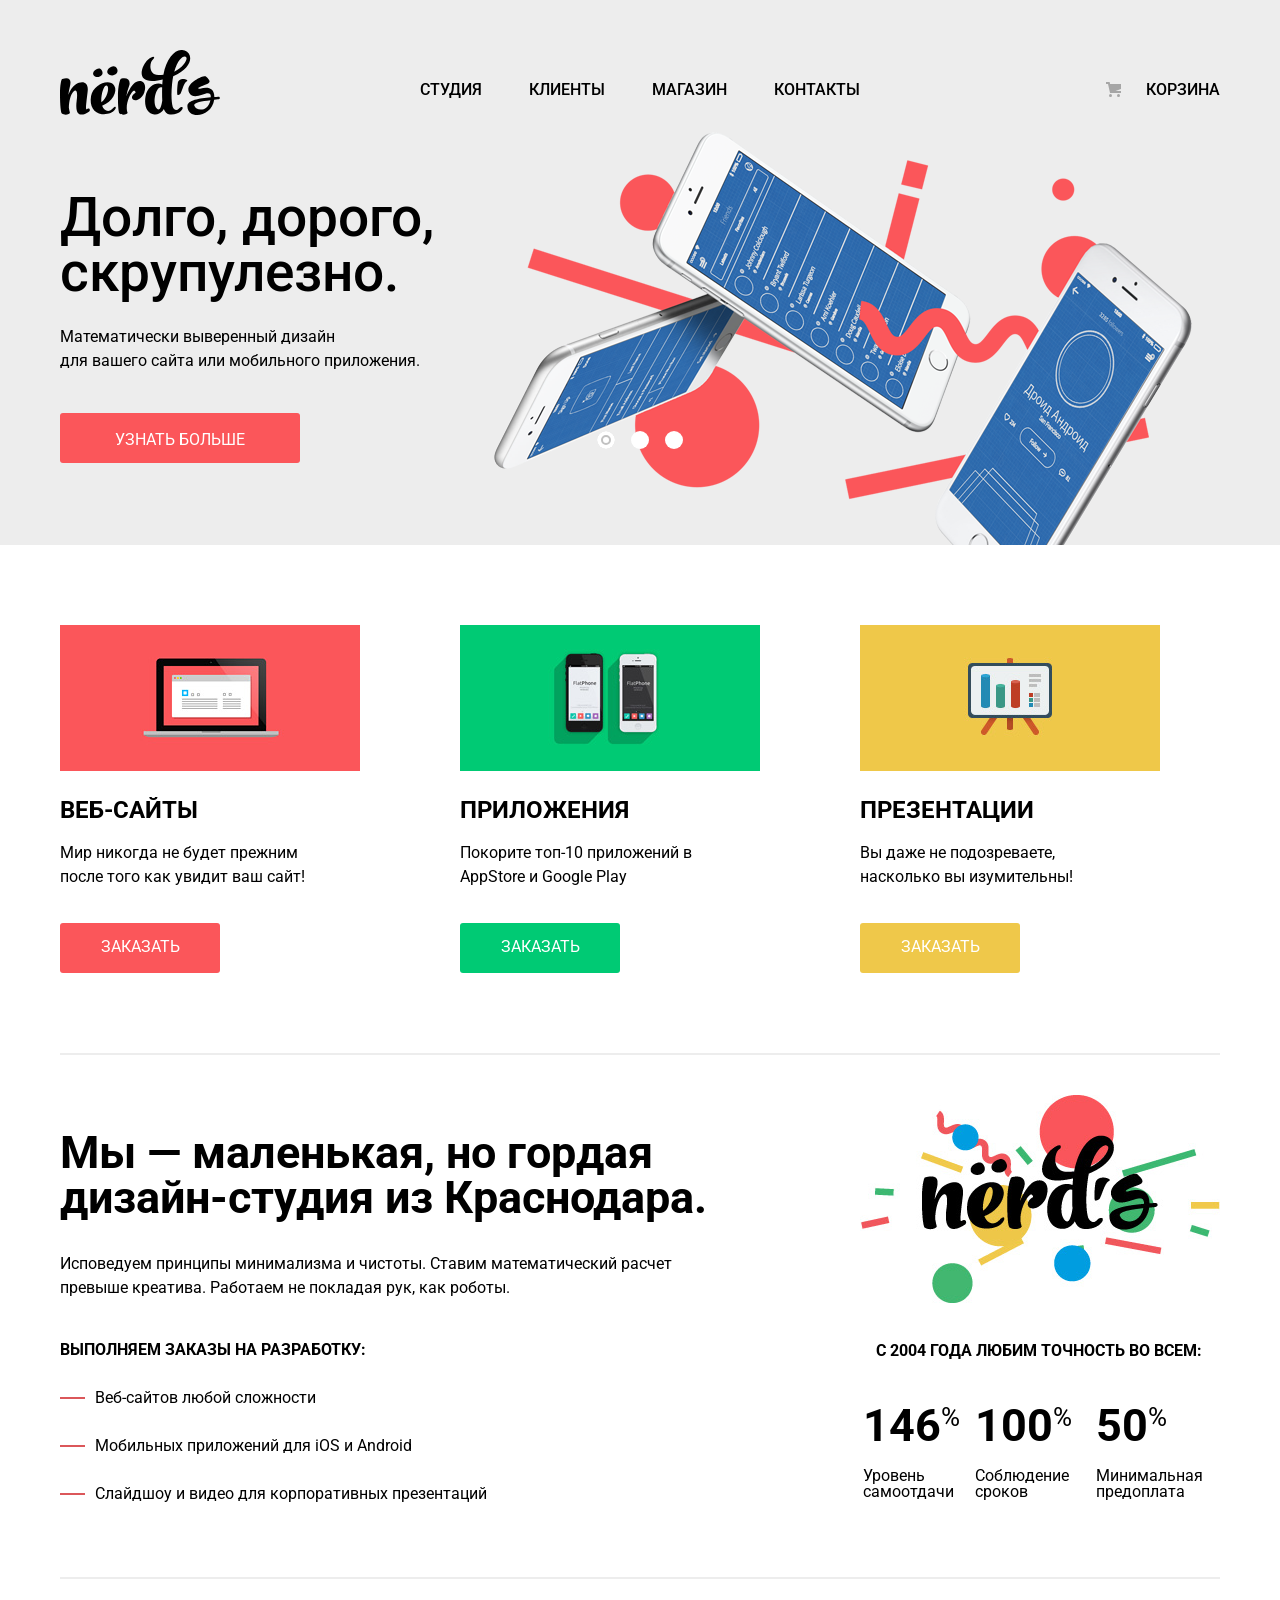
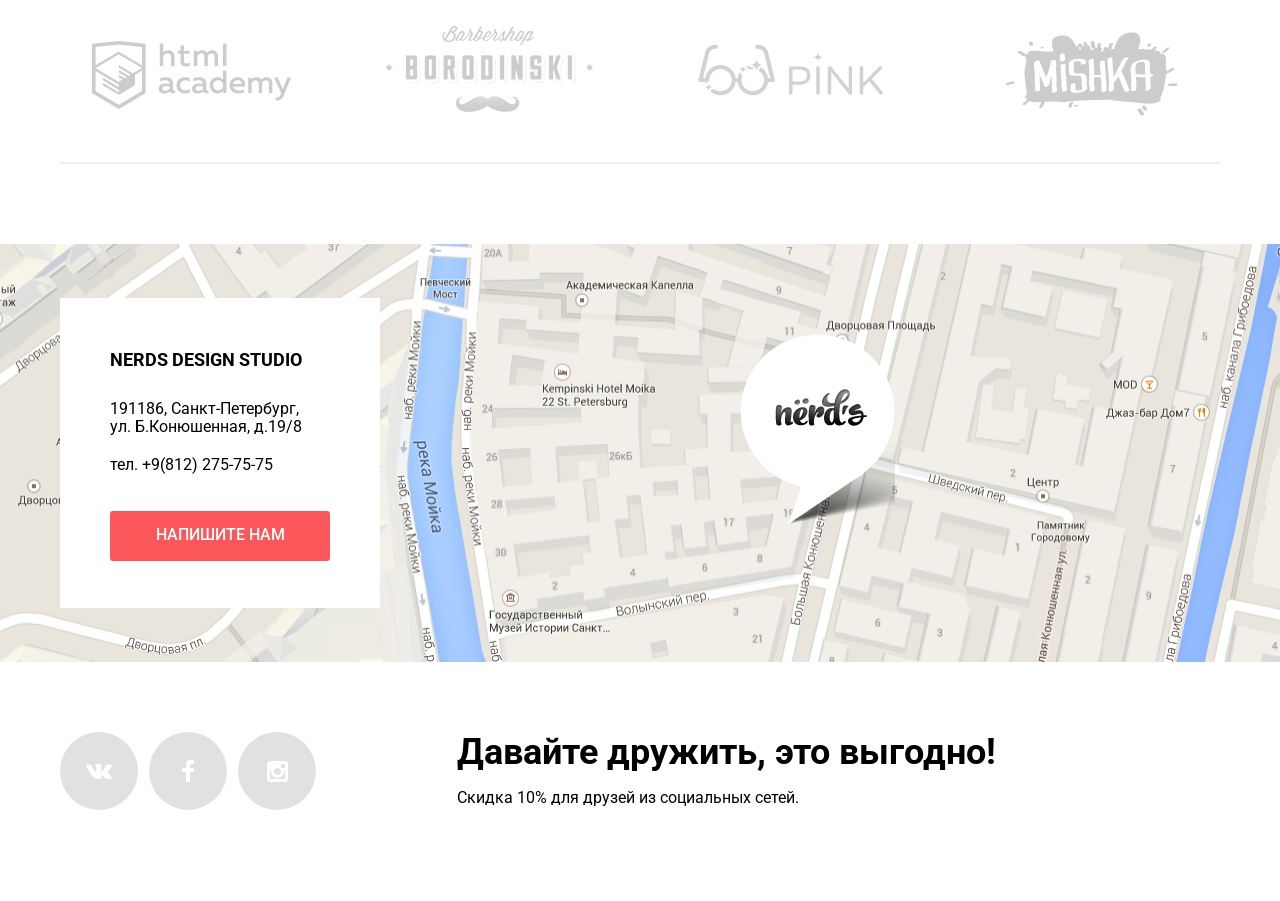
<file: index.html>
<!DOCTYPE html>
<html lang="ru">
  <head>
    <meta charset="utf-8">
    <title>HTML Academy: Нёрдс</title>
    <link href="https://fonts.googleapis.com/css?family=Roboto:300,400,500,700&amp;subset=cyrillic" rel="stylesheet">
    <link rel="stylesheet" href="css/normalize.min.css">
    <link rel="stylesheet" href="css/style.min.css">
  </head>
  <body>
    <header class="main-header">
      <div class="container">
        <nav class="main-navigation">
          <div class="main-logo">
            <img src="img/logo.svg" width="160" height="65" alt="Логотип студии «Нёрдс»">
          </div>
          <div class="site-navigation">
            <a href="studio.html">Студия</a>
            <a href="customers.html">Клиенты</a>
            <a href="catalog.html">Магазин</a>
            <a href="contacts.html">Контакты</a>
          </div>
          <div class="basket-navigation">
            <a class="basket-link" href="basket.html">Корзина</a>
          </div>
        </nav>
        <div class="slider">
          <div class="slider-controls">
            <i class="active"></i>
            <i></i>
            <i></i>
          </div>
          <section class="slide slide1 slide-active">
            <h2 class="slogan">Долго, дорого,<br>скрупулезно.</h2>
            <p class="slogan-description">Математически выверенный дизайн<br>
            для вашего сайта или мобильного приложения.</p>
            <p><a href="#" class="button btn-get-more">Узнать больше</a></p>
          </section>
          <section class="slide slide2">
            <h2 class="slogan">Любим математику <br>как никто другой</h2>
            <p class="slogan-description">Никакого креатива, только математические формулы для расчета пропорций.</p>
            <p><a href="#" class="button btn-get-more">Узнать больше</a></p>
          </section>
          <section class="slide slide3">
            <h2 class="slogan">Только ночь, <br>только хардкор</h2>
            <p class="slogan-description">Работать днем, как все? Мы против этого. Ближе к полуночи работа только начинается.</p>
            <p><a href="#" class="button btn-get-more">Узнать больше</a></p>
          </section>
        </div>
      </div>
    </header>
    <main class="page-content">
      <div class="container">
        <h1 class="visually-hidden">Студия «Нёрдс»</h1>
        <section class="main-services">
          <h2 class="visually-hidden">Услуги</h2>
          <ul class="services-list">
            <li class="service-item">
              <img src="img/illustration-1.jpg" width="300" height="146" alt="Web-Sites">
              <h3 class="services">Веб-сайты</h3>
              <p>Мир никогда не будет прежним<br> после того как увидит ваш сайт!</p>
              <a class="button-web" href="basket.html">Заказать</a>
            </li>
            <li class="service-item">
              <img src="img/illustration-2.jpg" width="300" height="146" alt="Apps">
              <h3 class="services">Приложения</h3>
              <p>Покорите топ-10 приложений в AppStore и Google Play</p>
              <a class="button-app" href="basket.html">Заказать</a>
            </li>
            <li class="service-item">
              <img src="img/illustration-3.jpg" width="300" height="146" alt="Presentations">
              <h3 class="services">Презентации</h3>
              <p>Вы даже не подозреваете,<br> насколько вы изумительны!</p>
              <a class="button-presentation" href="basket.html">Заказать</a>
            </li>
          </ul>
        </section>
        <section class="about-nerds">
          <h2 class="visually-hidden">О студии «Нёрдс»</h2>
          <div class="left-column">
            <b>Мы — маленькая, но гордая<br>дизайн-студия из Краснодара.</b>
            <p>Исповедуем принципы минимализма и чистоты. Ставим математический расчет<br> превыше креатива. Работаем не покладая рук, как роботы.</p>
            <h3>Выполняем заказы на разработку:</h3>
            <ul class="servises-details">
              <li>Веб-сайтов любой сложности</li>
              <li>Мобильных приложений для iOS и Android</li>
              <li>Слайдшоу и видео для корпоративных презентаций</li>
            </ul>
          </div>
          <div class="right-column index-right-column">
            <img src="img/nerds-illustration.jpg" width="360" height="208" alt="Логотип студии «Нёрдс»">
            <h3 class="data">С 2004 года любим точность во всем:</h3>
            <table>
              <caption class="visually-hidden">Точные данные</caption>
              <tr>
                <td class="value-percent"><b>146</b><sup>%</sup></td>
                <td class="value-percent"><b>100</b><sup>%</sup></td>
                <td class="value-percent"><b>50</b><sup>%</sup></td>
              </tr>
              <tr>
                <td class="value-text">Уровень самоотдачи</td>
                <td class="value-text">Соблюдение сроков</td>
                <td class="value-text">Минимальная предоплата</td>
              </tr>
            </table>
          </div>
        </section>
        <section class="project-gallery">
          <a class="html-academy" href="https://htmlacademy.ru/"></a>
          <a class="borodinski" href="http://barbershop.websciurus.com/index.html"></a>
          <a class="pink" href="#"></a>
          <a class="mishka" href="#"></a>
        </section>
      </div>
    </main>
    <footer class="main-footer">
      <div class="map interactive-map">
        <iframe src="https://www.google.com/maps/embed?pb=!1m10!1m8!1m3!1d999.2893479710516!2d30.321425625656133!3d59.93913280434214!3m2!1i1024!2i768!4f13.1!5e0!3m2!1sru!2sus!4v1505902462509" allowfullscreen></iframe>
        <div class="container">
          <section class="contacts">
            <h3>Nerds Design Studio</h3>
            <p>
              191186, Санкт-Петербург,<br>
              ул. Б.Конюшенная, д.19/8
            </p>
            <p>
              тел. +9(812) 275-75-75
            </p>
            <a href="form.html" class="button-write-us">Напишите нам</a>
          </section>
        </div>
      </div>
      <div class="container">
        <div class="social">
          <a class="vk-button" href="#">Вконтакте</a>
          <a class="fb-button" href="#">Фейсбук</a>
          <a class="insta-button" href="#">Инстаграм</a>
          <div class="social-info">
            <b>Давайте дружить, это выгодно!</b>
            <p>Скидка 10% для друзей из социальных сетей.</p>
          </div>
        </div>
      </div>
    </footer>
    <section class="contact-us">
      <h3 class="visually-hidden">Форма обратной связи</h3>
      <form method="post" action="/echo">
        <p class="form-title">Напишите нам</p>
        <div class="half-width">
          <label for="user-name">Ваше имя:</label>
          <input type="text" id="user-name" name="user-name" placeholder="Представьтесь, пожалуйста">
        </div>
        <div class="half-width">
          <label for="user-email">Ваш e-mail:</label>
          <input type="email" id="user-email" name="user-email" placeholder="Для отправки ответа">
        </div>
        <div class="text-letter">
          <label for="message">Текст письма:</label>
          <textarea id="message" rows="3">В свободной форме</textarea>
        </div>
        <div class="button-send">
          <input type="submit" value="Отправить">
        </div>
        <button class="modal-close" type="button">Закрыть</button>
      </form>
    </section>
    <script src="js/scripts.min.js"></script>
  </body>
</html>
</file>
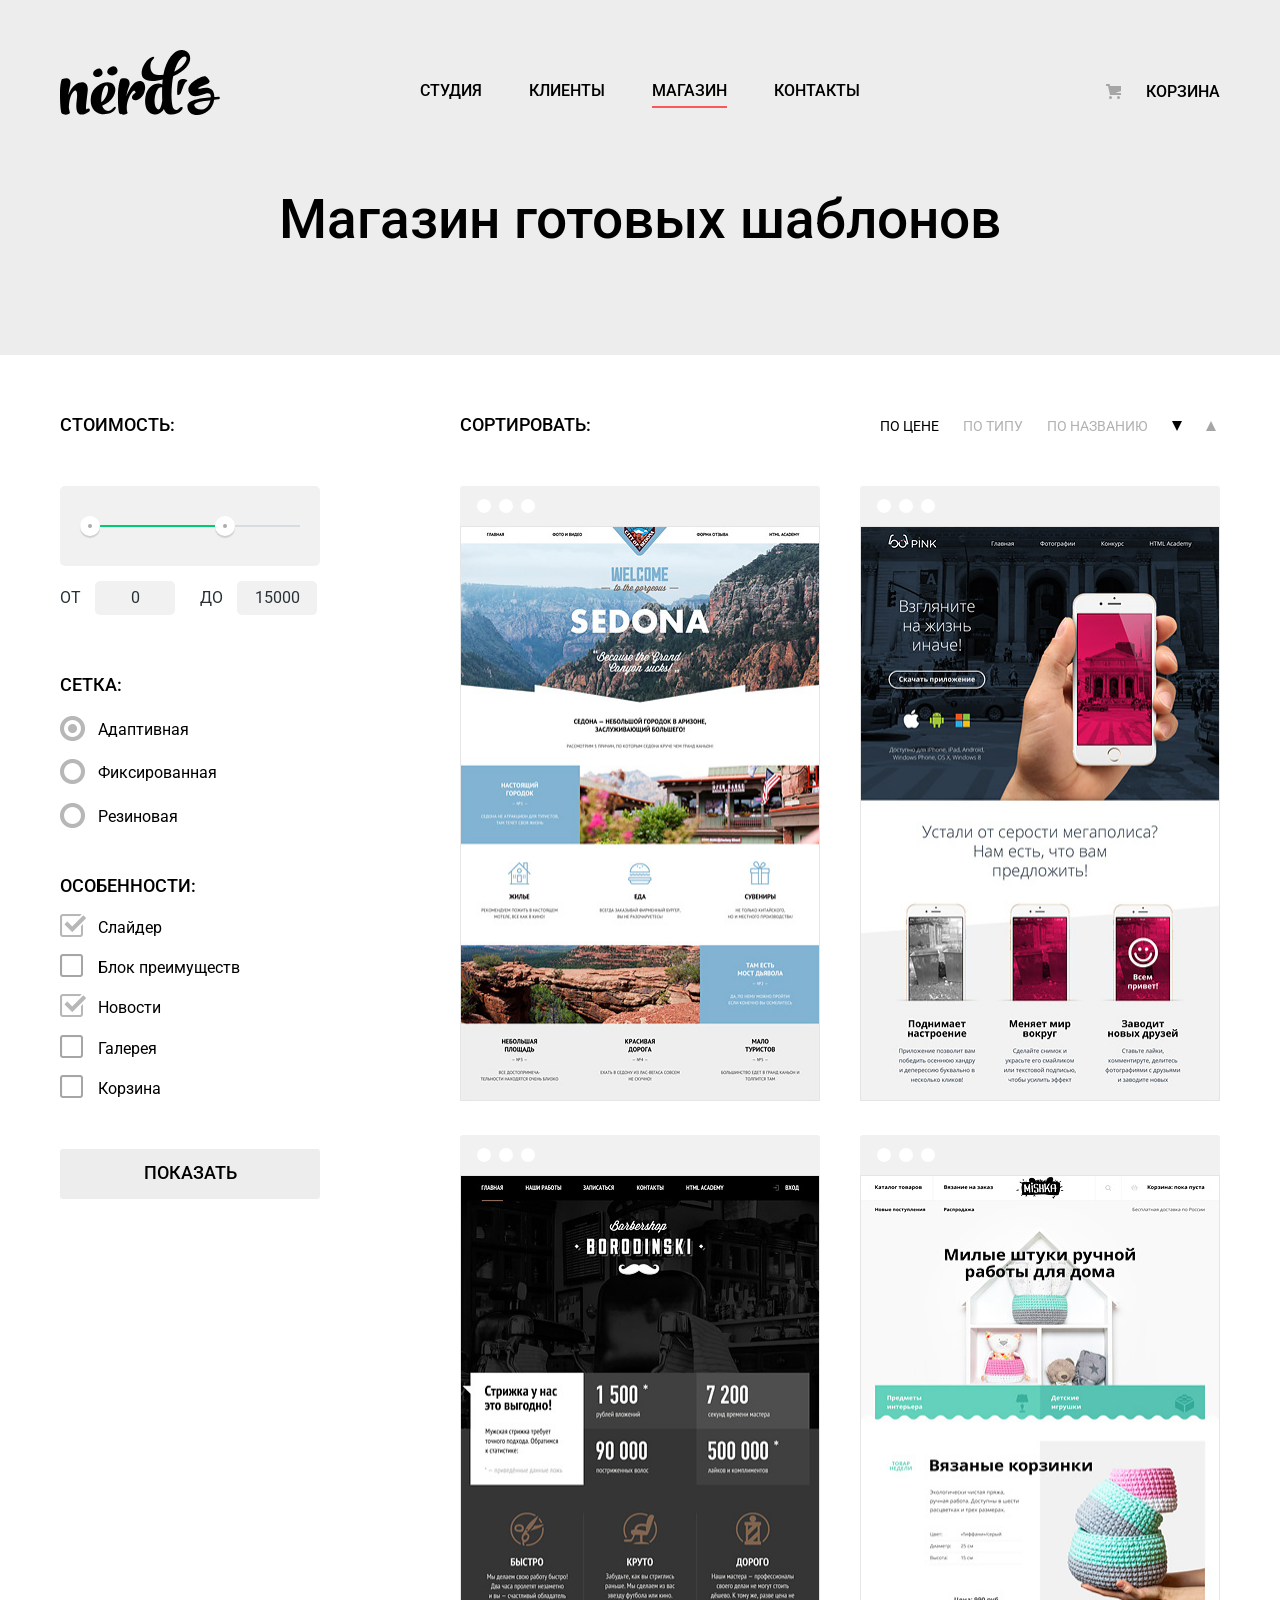
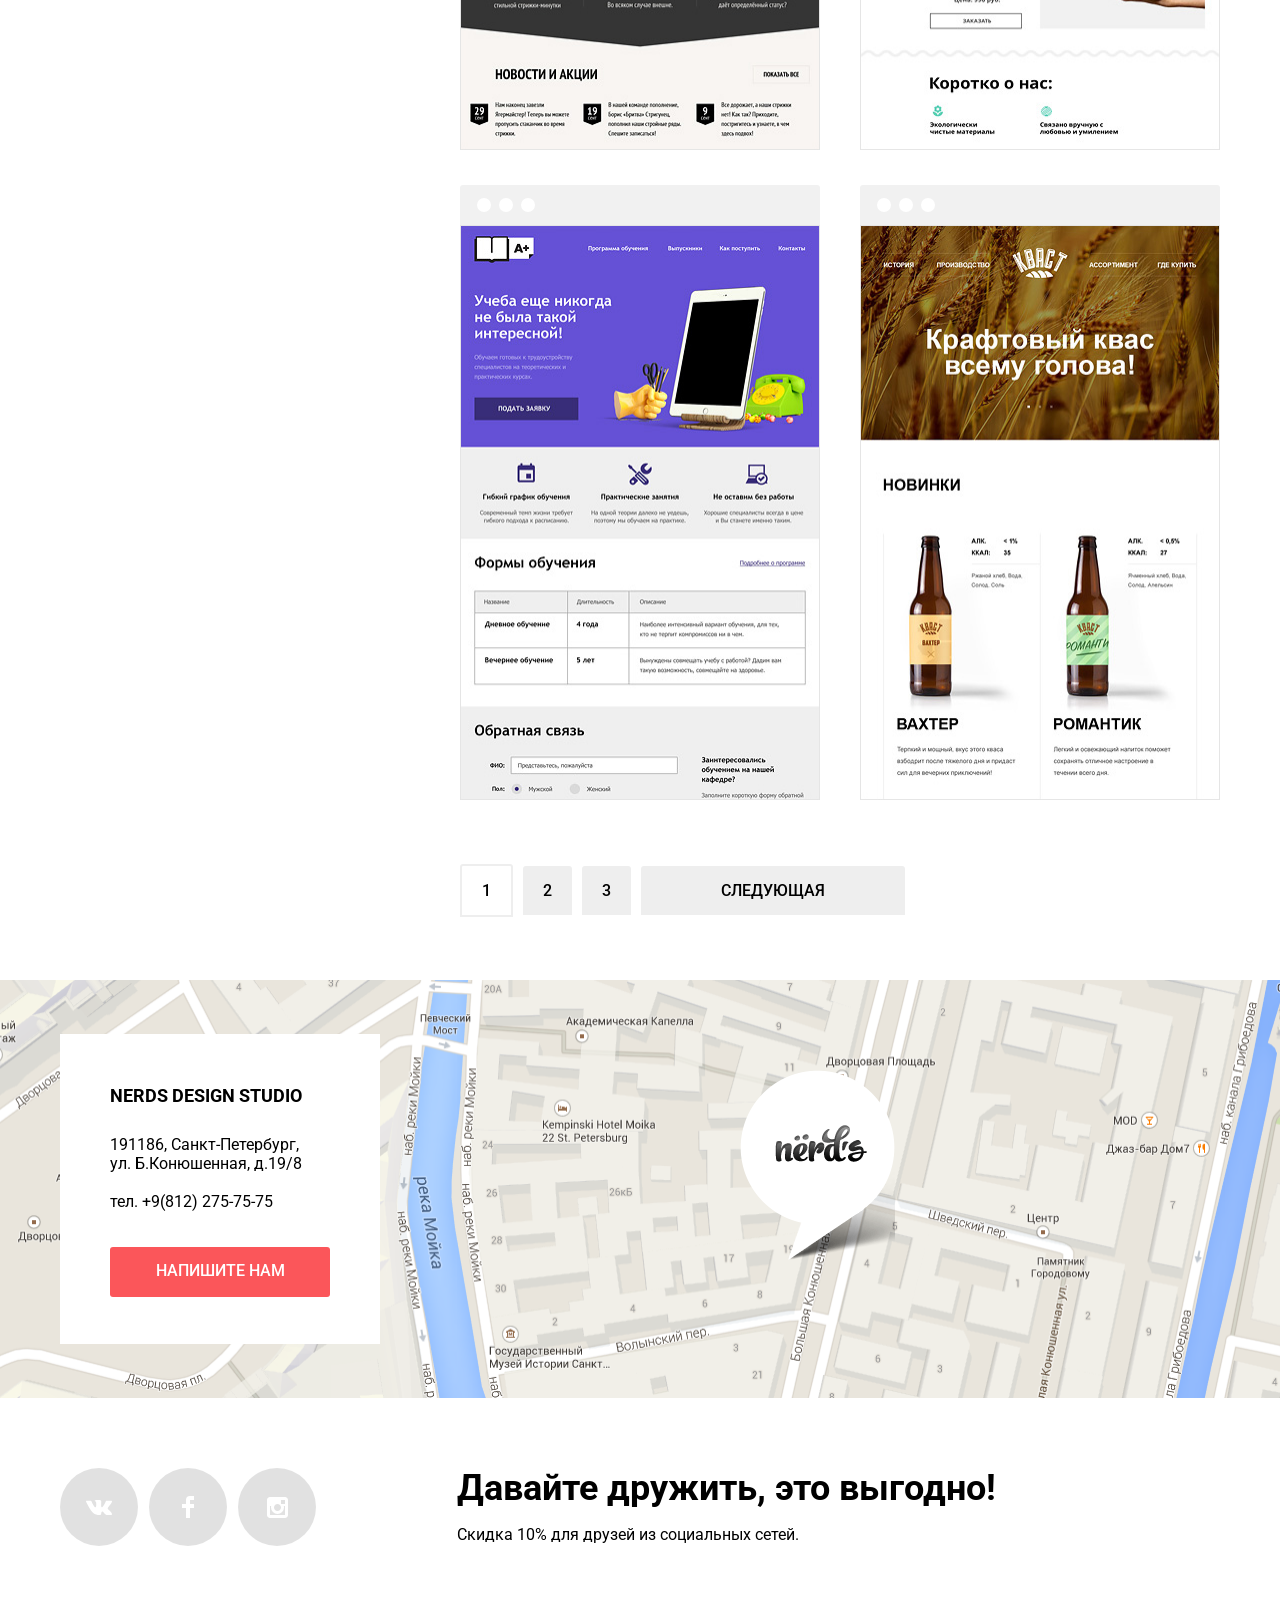
<file: catalog.html>
<!DOCTYPE html>
<html lang="ru">
  <head>
    <meta charset="utf-8">
    <title>HTML Academy: Нёрдс</title>
    <link href="https://fonts.googleapis.com/css?family=Roboto:400,500&amp;subset=cyrillic" rel="stylesheet">
    <link rel="stylesheet" href="css/normalize.min.css">
    <link rel="stylesheet" href="css/style.min.css">
  </head>
  <body>
    <header class="header-catalog">
      <div class="container">
        <nav class="main-navigation">
          <div class="main-logo">
            <a href="index.html"><img src="img/logo.svg" width="160" height="65" alt="Логотип студии «Нёрдс»"></a>
          </div>
          <div class="site-navigation shop-nav">
            <a href="studio.html">Студия</a>
            <a href="customers.html">Клиенты</a>
            <a href="catalog.html">Магазин</a>
            <a href="contacts.html">Контакты</a>
          </div>
          <div class="basket-navigation">
            <a class="basket-link" href="basket.html">Корзина</a>
          </div>
        </nav>
        <div class="shop-caption">
          <h1>Магазин готовых шаблонов</h1>
        </div>
      </div>
    </header>
    <main class="page-content">
      <div class="container catalog-columns">
        <div class="left-column">
          <section class="filters">
            <h2 class="visually-hidden">Фильтр товаров</h2>
            <form class="filter" method="get" action="form.php">
              <fieldset>
              <legend>Стоимость:</legend>
              <div class="range-filter">
                <div class="range-controls">
                  <div class="scale">
                    <div class="bar"></div>
                  </div>
                  <div class="toggle toggle-min"></div>
                  <div class="toggle toggle-max"></div>
                </div>
                <div class="price-controls">
                  <label class="min-price price-label">от <input name="min-price" type="text" value="0"></label>
                  <label class="max-price price-label">до <input name="max-price" type="text" value="15000"></label>
                </div>
              </div>
              </fieldset>
              <fieldset>
              <legend>Сетка:</legend>
                <ul class="radiobuttons">
                  <li><input class="filter-input filter-input-radio" type="radio" id="adaptive" name="net" value="adaptive" checked>
                    <label for="adaptive">Адаптивная</label>
                  </li>
                  <li><input class="filter-input filter-input-radio" type="radio" id="fixed" name="net" value="fixed">
                    <label for="fixed">Фиксированная</label>
                  </li>
                  <li><input class="filter-input filter-input-radio" type="radio" id="rubber" name="net" value="rubber" disabled>
                    <label for="rubber">Резиновая</label>
                  </li>
                </ul>
              </fieldset>
              <fieldset>
              <legend>Особенности:</legend>
                <ul class="checkbox">
                  <li class="filter-option"><input class="filter-input filter-input-checkbox" type="checkbox" id="slader" name="slader" checked>
                    <label for="slader">Слайдер</label>
                  </li>
                  <li class="filter-option"><input class="filter-input filter-input-checkbox" type="checkbox" id="advantage-block" name="advantage-block" >
                    <label for="advantage-block">Блок преимуществ</label>
                  </li>
                  <li class="filter-option"><input class="filter-input filter-input-checkbox" type="checkbox" id="news" name="news" checked>
                    <label for="news">Новости</label>
                  </li>
                  <li class="filter-option"><input class="filter-input filter-input-checkbox" type="checkbox" id="gallery" name="gallery" >
                    <label for="gallery">Галерея</label>
                  </li>
                  <li class="filter-option"><input class="filter-input filter-input-checkbox" type="checkbox" id="basket" name="basket" >
                    <label for="basket">Корзина</label>
                  </li>
                </ul>
              </fieldset>
              <button type="submit" class="filter-button button">Показать</button>
            </form>
          </section>
        </div>
        <div class="right-column">
          <section class="catalog-content">
          <h2 class="visually-hidden">Список шаблонов</h2>
            <section class="catalog-sort">
              <b>Сортировать:</b>
              <div class="sort-type">
                <a href="#">По цене</a>
                <a href="#">По типу</a>
                <a href="#">По названию</a>
                <a href="#" class="arrow arrow-down">По убыванию</a>
                <a href="#" class="arrow arrow-up">По возрастанию</a>
              </div>
            </section>
            <ul class="catalog-list">
              <li class="catalog-item">
                <img src="img/img-sedona.jpg" width="360" height="575" alt="preview-sedona">
                <div class="hidden-info">
                  <h3 class="catalog-item-name">Sedona</h3>
                    <p class="catalog-item-info">Информационный сайт<br>для туристов</p>
                    <a class="button-price" href="#">9 900 руб.</a>
                </div>
              </li>
              <li class="catalog-item">
                <img src="img/img-pink.jpg" width="360" height="575" alt="preview-pink">
                <div class="hidden-info">
                  <h3 class="catalog-item-name">Pink App</h3>
                    <p class="catalog-item-info">Продуктовый лендинг приложения для iOS и Android </p>
                    <a class="button-price" href="#">9900 руб.</a>
                </div>
              </li>
              <li class="catalog-item">
                <img src="img/img-barbershop.jpg" width="360" height="575" alt="preview-borodinski">
                <div class="hidden-info">
                  <h3 class="catalog-item-name">Barbershop «Borodinski»</h3>
                    <p class="catalog-item-info">Сайт салона красоты.<br>Для мужчин, да. </p>
                    <a class="button-price" href="#">9900 руб.</a>
                </div>
              </li>
              <li class="catalog-item">
                <img src="img/img-mishka.jpg" width="360" height="575" alt="preview-mishka">
                <div class="hidden-info">
                  <h3 class="catalog-item-name">«Mishka»</h3>
                    <p class="catalog-item-info">Интернет-магазин<br>вязаных игрушек</p>
                    <a class="button-price" href="#">9900 руб.</a>
                </div>
              </li>
              <li class="catalog-item">
                <img src="img/img-aplus.jpg" width="360" height="575" alt="preview-aplus">
                <div class="hidden-info">
                  <h3 class="catalog-item-name">A Plus</h3>
                    <p class="catalog-item-info">Лендинг курсов повышения квалификации </p>
                    <a class="button-price" href="#">9900 руб.</a>
                </div>
              </li>
              <li class="catalog-item">
                <img src="img/img-kvast.jpg" width="360" height="575" alt="preview-кваст">
                <div class="hidden-info">
                  <h3 class="catalog-item-name">Кваст</h3>
                    <p class="catalog-item-info">Промо-сайт производителя крафтового кваса</p>
                    <a class="button-price" href="#">9900 руб.</a>
                  </div>
              </li>
            </ul>
            <ul class="pagination-item">
              <li class="selected-page"><a href="#">1</a></li>
              <li><a href="#">2</a></li>
              <li><a href="#">3</a></li>
              <li class="next-page"><a href="#">Следующая</a></li>
            </ul>
          </section>
        </div>
      </div>
    </main>
    <footer class="main-footer">
      <div class="map interactive-map">
        <iframe src="https://www.google.com/maps/embed?pb=!1m10!1m8!1m3!1d999.2893479710516!2d30.321425625656133!3d59.93913280434214!3m2!1i1024!2i768!4f13.1!5e0!3m2!1sru!2sus!4v1505902462509" allowfullscreen></iframe>
        <div class="container">
          <section class="contacts">
            <h3>Nerds Design Studio</h3>
            <p>
              191186, Санкт-Петербург,<br>
              ул. Б.Конюшенная, д.19/8
            </p>
            <p>
              тел. +9(812) 275-75-75
            </p>
            <a href="form.html" class="button-write-us">Напишите нам</a>
          </section>
        </div>
      </div>
      <div class="container">
      <div class="social">
        <a class="vk-button" href="#">Вконтакте</a>
        <a class="fb-button" href="#">Фейсбук</a>
        <a class="insta-button" href="#">Инстаграм</a>
        <div class="social-info">
          <b>Давайте дружить, это выгодно!</b>
          <p>Скидка 10% для друзей из социальных сетей.</p>
        </div>
      </div>
      </div>
    </footer>
    <section class="contact-us">
      <h3 class="visually-hidden">Форма обратной связи</h3>
      <form method="post" action="/echo">
        <p class="form-title">Напишите нам</p>
        <div class="half-width">
          <label for="user-name">Ваше имя:</label>
          <input type="text" id="user-name" name="user-name" placeholder="Представьтесь, пожалуйста">
        </div>
        <div class="half-width">
          <label for="user-email">Ваш e-mail:</label>
          <input type="email" id="user-email" name="user-email" placeholder="Для отправки ответа">
        </div>
        <div class="text-letter">
          <label for="message">Текст письма:</label>
          <textarea id="message" rows="3">В свободной форме</textarea>
        </div>
        <div class="button-send">
          <input type="submit" value="Отправить">
        </div>
        <button class="modal-close" type="button">Закрыть</button>
      </form>
    </section>
    <script src="js/scripts.min.js"></script>
  </body>
</html>
</file>
<file: css/style.min.css>
html{box-sizing:border-box}*,:after,:before{box-sizing:inherit}.body,.header-catalog,.main-header{font-family:'Roboto','Arial',sans-serif}.body{padding:0;margin:0}a{text-decoration:none}.header-catalog,.main-header{min-height:545px;background-color:#ededed}.header-catalog{min-height:355px}.main-logo{margin-right:200px;padding-top:50px}.main-logo,.site-navigation{display:flex}.main-navigation{display:flex;align-items:center}.site-navigation{justify-content:space-between;align-items:baseline;padding-top:50px;width:440px}.basket-navigation a,.site-navigation a{position:relative;margin-top:15px;font-size:16px;text-transform:uppercase;line-height:1.875;font-family:'Roboto','Arial',sans-serif;font-weight:500;color:#000}.site-navigation a{display:block;align-items:baseline;text-align:left}.basket-navigation{display:flex;margin-left:auto;padding-top:50px;width:120px}.basket-navigation a:hover,.site-navigation a:hover{color:#fb565a}.basket-navigation a:active,.site-navigation a:active{color:#a6a6a6}.basket-navigation a{margin-left:auto;text-align:right}.basket-link::before{content:"";position:absolute;left:-40px;top:7px;width:15px;height:17px;background-image:url(../img/cart-icon.svg);background-repeat:no-repeat;background-position:0 0}.shop-nav a:nth-child(3){border-bottom:2px solid #fb565a}.shop-caption{display:flex;justify-content:center;align-items:center;margin-top:32px}.shop-caption h1{font-size:55px;font-weight:500}.visually-hidden{display:none;padding:0;margin:0}.container{width:1200px;padding:0 20px;margin:0 auto}.slide{display:none;padding-top:30px;padding-bottom:0;margin:0}.slide-active{display:block}.slider{position:relative;margin-top:10px;width:100%;height:420px;font-size:16px;line-height:1.5;font-family:'Roboto','Arial',sans-serif}.slider-controls{position:absolute;bottom:96px;left:50%;width:200px;height:18px;margin-left:-100px;text-align:center;z-index:10}.slider-controls i{display:inline-block;width:18px;height:18px;margin:0 6px;background:#fff;vertical-align:top;border-radius:50%;cursor:pointer}.slider-controls .active{box-shadow:inset 0 0 0 4px #fff,inset 0 0 0 6px #c1c1c1}.slide h2{margin-top:35px;margin-bottom:0}.slogan{font-size:55px;line-height:1;color:#000;font-weight:500;font-family:'Roboto','Arial',sans-serif}.slogan-description{margin-top:25px}.slide1,.slide2,.slide3{background-image:url(../img/slide1.png);background-repeat:no-repeat;background-position:100% 100%;height:420px}.slide2,.slide3{background-image:url(../img/slide2.png);background-position:right bottom}.slide3{background-image:url(../img/slide3.png)}.btn-get-more{display:block;margin-top:40px;vertical-align:middle;padding-top:15px;width:240px;height:50px;text-align:center;color:#fff;text-transform:uppercase;background-color:#fb565a;border-radius:3px}.btn-get-more:hover,.button-web:hover,.button-write-us:hover{background-color:#e74246}.btn-get-more:active,.button-web:active,.button-write-us:active{color:#e37376;background-color:#d7373b}.main-services{margin-top:80px;margin-bottom:80px}.main-services li{font-size:16px;list-style:none}.services-list{display:flex;justify-content:space-between;margin:0;padding:0;width:1100px}.services-list h2{margin:0}.service-item{display:flex;flex-direction:column;flex-basis:300px;font-size:16px;line-height:1.5;font-family:'Roboto','Arial',sans-serif}.service-item img{order:-1}.service-item p,.services{margin-bottom:0}.services{font-size:24px;line-height:1.25;color:#000;font-weight:700;font-family:'Roboto','Arial',sans-serif;text-transform:uppercase}.button-app,.button-web{display:block;margin-top:34px;padding-top:12px;text-align:center;width:160px;height:50px;text-transform:uppercase;color:#fff;border-radius:3px}.button-web{font-family:'Roboto','Arial',sans-serif;background-color:#fb565a}.button-app{background-color:#00ca74}.button-app:hover{background-color:#00bc6c}.button-app:active{color:#4dc491;background-color:#00aa62}.about-nerds,.button-app,.button-presentation{font-family:'Roboto','Arial',sans-serif}.button-presentation{display:block;margin-top:34px;padding-top:12px;text-align:center;width:160px;height:50px;text-transform:uppercase;color:#fff;background-color:#efc84a;border-radius:3px}.button-presentation:hover{background-color:#eab534}.button-presentation:active{color:#edc265;background-color:#e5a722}.about-nerds{display:flex;flex-direction:row;justify-content:space-around;align-items:center;padding:0;margin:0;line-height:1;font-size:16px;border-top:2px solid #ededed;border-bottom:2px solid #ededed}.about-nerds .left-column{display:flex;flex-direction:column;justify-content:space-between;width:800px;margin-top:75px;margin-bottom:75px}.about-nerds b{font-size:45px}.about-nerds p{margin-top:32px;margin-bottom:32px;line-height:24px}.about-nerds h3{text-transform:uppercase;font-size:16px;margin:10px 0 0}.servises-details{padding-left:35px;margin:0}.servises-details li{position:relative;margin-top:32px;list-style:none}.servises-details li::before{content:"";display:block;position:absolute;left:-35px;top:calc(50% - 1px);width:25px;height:2px;background-color:#db575a}.about-nerds .right-column{padding-top:40px;flex-direction:column;align-self:flex-start;align-items:flex-start}.index-right-column h3{margin-top:33px;margin-bottom:37px}.data{padding-left:16px;line-height:1.5;color:#000;font-size:16px;font-weight:700;font-family:'Roboto','Arial',sans-serif}tr:first-child{font-size:45px}.value-percent{width:110px;padding-bottom:17px}.value-percent sup{font-size:26px;top:-15px}.value-text{width:110px}td:nth-child(3){padding-left:10px}.project-gallery{display:flex;align-items:center;padding-left:32px;height:185px;border-bottom:2px solid #ededed}.project-gallery a{width:209px;height:90px}.html-academy{margin-right:85px;background-image:url(../img/logo-1.png);background-repeat:no-repeat;background-position:0 15px}.html-academy:hover{background-image:url(../img/logo-1black.png)}.html-academy:active{background-image:url(../img/logo-1light.png)}.borodinski{margin-right:103px;background-image:url(../img/logo-2.png);background-position:0 0}.borodinski:hover{background-image:url(../img/logo-2black.png)}.borodinski:active{background-image:url(../img/logo-2light.png)}.borodinski,.mishka,.pink{background-repeat:no-repeat}.pink{margin-right:98px;background-image:url(../img/logo-3.png);background-position:0 18px}.pink:hover{background-image:url(../img/logo-3black.png)}.pink:active{background-image:url(../img/logo-3light.png)}.mishka{background-image:url(../img/logo-4.png);background-position:0 6px}.mishka:hover{background-image:url(../img/logo-4black.png)}.mishka:active{background-image:url(../img/logo-4light.png)}.contacts{position:relative;z-index:3;padding:34px 50px 47px;width:320px;background-color:#fff;font-size:14px;font-family:'Roboto','Arial',sans-serif}.contacts h3{margin-bottom:29px;text-transform:uppercase;font-size:18px}.contacts p{margin-top:20px;font-size:16px}.contacts p:nth-of-type(2){margin-bottom:36px}.map,.map::before{background-repeat:no-repeat}.map{margin:80px auto 70px;background-size:1440px 418px;position:relative;height:418px;background-image:url(../img/map.png);background-position:50%}.map .container{padding-top:54px}.interactive-map iframe{position:absolute;z-index:2;border:0;width:100%;height:418px;border-style:none}.map::before{content:"";position:absolute;z-index:3;left:calc(50% + 100px);top:90px;width:155px;height:190px;background-image:url(../img/map-marker.png);background-position:0 0}.button-write-us{display:inline-block;vertical-align:baseline;padding-top:15px;height:50px;text-align:center;width:220px;font-family:'Roboto','Arial',sans-serif;font-weight:500;font-size:16px;text-transform:uppercase;color:#fff;background-color:#fb565a;border-radius:3px}.social{display:flex;flex-basis:100%;margin:0 100px 77px 0;list-style:none}.social a{position:relative;margin-right:10px;width:79px;height:79px;font-size:0}.fb-button,.insta-button,.vk-button{background-image:url(../img/grey-circle.svg);background-repeat:no-repeat;background-position:0 0}.fb-button:hover,.insta-button:hover,.vk-button:hover{background-image:url(../img/red-circle1.svg)}.fb-button:active,.insta-button:active,.vk-button:active{background-image:url(../img/red-circle2.svg)}.fb-button::before,.insta-button::before,.vk-button::before{content:"";display:block;position:absolute;left:26px;top:32px;width:27px;height:17px;background-image:url(../img/vk-icon.svg);background-repeat:no-repeat}.fb-button::before,.insta-button::before{left:33px;top:28px;width:16px;height:24px;background-image:url(../img/fb-icon.svg)}.insta-button::before{left:29px;top:29px;width:22px;height:21px;background-image:url(../img/insta-icon.svg)}.contact-us,.social-info{margin-left:130px;font-size:16px;font-family:'Roboto','Arial',sans-serif}.social-info b{font-size:36px}.contact-us{display:none;position:fixed;left:calc(50% - 480px);top:20%;margin-left:auto;margin-right:auto;width:960px;background-color:#fff;box-shadow:0 30px 50px rgba(0,0,0,.7);z-index:12}.modal-show{display:block;animation-name:popup-show;animation-duration:1s}@keyframes popup-show{0%{transform:translateX(-1000px)}50%{transform:translateX(100px)}to{transform:translateX(0)}}.contact-us form{display:flex;justify-content:space-between;flex-wrap:wrap;padding:70px 100px}.contact-us p{padding:0;margin:0;font-size:45px;font-weight:500}.form-title{flex-basis:100%}.contact-us label{font-size:16px;font-family:'Roboto','Arial',sans-serif;font-weight:400}.half-width{flex-basis:360px;margin-top:46px;margin-bottom:35px}.half-width input[type=email],.half-width input[type=text]{margin-top:12px;box-sizing:border-box;width:360px;padding:15px;border:2px solid #d7dbdd;color:#a2a2a2}.half-width input[type=email]:hover,.half-width input[type=text]:hover,.text-letter textarea:hover{border-color:#b4b9bb}.half-width input[type=email]:focus,.half-width input[type=text]:focus,.text-letter textarea:focus{border-color:#000;color:#000}.half-width input[type=email]:invalid,.half-width input[type=text]:invalid{border-color:#e74246;color:#e74246}.button-send input[type=submit]:hover{background-color:#e74246}.button-send input[type=submit]:focus{color:#e37376;background-color:#d7373b}.text-letter{flex-basis:100%}.text-letter textarea{box-sizing:border-box;margin-top:12px;margin-bottom:47px;width:760px;height:119px;padding:15px;border:2px solid #d7dbdd;color:#a2a2a2;resize:vertical}.modal-close,.modal-close::before{position:absolute;width:25px;height:25px}.modal-close{right:90px;padding:0;font-size:0;background-color:#fff;border:0;cursor:pointer;top:77px}.modal-close::before{content:"";top:0;left:0;background-image:url(../img/close-cross.svg);background-repeat:no-repeat;background-position:50% 50%}.button-send input{display:inline-block;vertical-align:baseline;height:50px;text-align:center;width:260px;font-family:'Roboto','Arial',sans-serif;font-weight:500;font-size:16px;text-transform:uppercase;color:#fff;background-color:#fb565a;border-radius:3px;border:0}@keyframes shake{0%,to{transform:translateX(0)}10%,30%,50%,70%,90%{transform:translateX(-10px)}20%,40%,60%,80%{transform:translateX(10px)}}.modal-error{animation:shake .6s}.catalog-columns{display:flex;justify-content:space-between;margin-top:60px}.catalog-columns .left-column{flex-basis:260px}.catalog-columns .right-column{flex-basis:760px}.filter{width:260px;font-family:'Roboto','Arial',sans-serif;font-weight:500;font-size:18px;text-transform:uppercase}.filter fieldset{margin:0 0 50px;border-style:none;padding:0}.range-filter{margin-top:50px;margin-bottom:10px;width:260px;box-sizing:content-box}.range-controls{position:relative;height:41px;padding-top:39px;padding-right:20px;padding-left:20px;margin-bottom:15px;border-radius:5px;background:#f1f1f1}.range-controls .scale{height:2px;background:#d7dcde}.range-controls .bar{width:70%;height:2px;background:#00ca74}.range-controls .toggle{position:absolute;top:30px;left:0;width:4px;height:4px;cursor:pointer;border:8px solid #fff;border-radius:50%;background:#ababab;box-shadow:0 2px 1px 0 #cfcfcf}.range-controls .toggle-min{left:20px}.range-controls .toggle-max{left:155px}.price-controls{font-size:0}.price-controls label:not(.price-label){display:inline-block;width:50%;font-size:16px;font-weight:500}.price-controls .price-label{font-size:16px;font-weight:400;line-height:22px;color:#283136}.max-price{padding-left:25px;text-align:right}.price-controls input{font-family:'Roboto','Arial',sans-serif;font-size:16px;width:60px;margin-left:10px;padding:8px 10px;text-align:center;color:#283136;border:0;border-radius:5px;background:#f1f1f1}.filter li{list-style:none;font-weight:400;font-size:16px}.filter ul{padding:0;margin:0}.checkbox li,.radiobuttons li{padding-top:25px;text-transform:none}.checkbox li{padding-top:22px}.checkbox label,.radiobuttons label{cursor:pointer}.radiobuttons label::after,.radiobuttons label::before{content:"";position:absolute;left:0;top:-5px;width:26px;height:26px;background-image:url(../img/radio-off-1.png);background-repeat:no-repeat;background-position:0 0;cursor:pointer}.radiobuttons label::after{display:none;background-image:url(../img/radio-on-1.png)}input[type=radio]:checked+label::before{display:none}input[type=radio]:checked+label::after{display:block}.radiobuttons label:hover::before{background-image:url(../img/radio-off.svg)}.checkbox label::after,.checkbox label::before{content:"";position:absolute;left:0;top:-5px;width:26px;height:26px;background-image:url(../img/checkbox-off.png);background-repeat:no-repeat;background-position:0 0;cursor:pointer}.checkbox label::after{display:none;background-image:url(../img/checkbox-on-1.png)}input[type=checkbox]:checked+label::before{display:none}input[type=checkbox]:checked+label::after{display:block}.filter-button{display:inline-block;height:50px;text-align:center;width:260px;font-family:'Roboto','Arial',sans-serif;font-weight:500;text-transform:uppercase;color:#000;background-color:#ededed;border:0;border-radius:3px;cursor:pointer}.filter-button:hover{background-color:#dfdfdf}.filter-button:active{color:#959595;background-color:d5d5d5}.filters input[type=checkbox],.filters input[type=radio]{display:none}.filters label:not(.price-label){display:block;position:relative;padding-left:38px}.catalog-content{font-family:'Roboto','Arial',sans-serif;font-weight:700;font-size:18px;text-transform:uppercase}.catalog-content a{font-weight:400;font-size:14px;color:#000}.catalog-sort{display:flex;justify-content:space-between;margin-bottom:50px}.catalog-sort b{font-weight:500}.catalog-sort a:not(:first-of-type){color:#b2b2b2}.catalog-sort a:hover{color:#666}.catalog-sort a:active{color:#000}.sort-type{width:360px}.sort-type a{margin-left:20px}.sort-type a:last-child,.sort-type a:nth-last-child(2){font-size:0}a .arrow{display:inline-block;font-size:0}.arrow::before{content:"";display:inline-block;border:10px solid #000;border-right-width:5px;border-left-width:5px;border-right-color:transparent;border-left-color:transparent}.arrow-down::before{border-bottom-width:0;font-size:0}.arrow-up::before{border-top-width:0;border-bottom-color:#a6a6a6;margin-left:0}.arrow-down:hover::before{border-top-color:#a6a6a6}.arrow-down:active::before{border-top-color:#000}.arrow-up:active::before{border-bottom-color:#000}.catalog-list{display:flex;justify-content:space-between;flex-wrap:wrap;padding:0;margin:0;list-style:none}.catalog-item-name{margin:0 auto 20px;font-size:18px;font-weight:500}.catalog-item{width:360px;min-height:575px;flex-wrap:wrap;margin-bottom:30px;position:relative;border-top:40px solid #f1f1f1;border-radius:3px 3px 0 0}.catalog-item::before{content:"";position:absolute;width:14px;height:14px;border-radius:50%;background:#fff;-webkit-box-shadow:17px 0 0 #fff,34px 0 0 #fff;box-shadow:22px 0 0 #fff,44px 0 0 #fff;top:-27px;left:17px}.catalog-item:hover{border-top-color:#797979}.catalog-item:nth-child(2n){margin-right:0}.catalog-item:hover>.hidden-info{display:block;position:absolute;bottom:0}.catalog-list .button-price{display:inline-block;margin-top:30px;padding-top:15px;vertical-align:middle;text-align:center;width:200px;height:50px;border-radius:3px;font-family:'Roboto','Arial',sans-serif;font-weight:500;font-size:16px;text-transform:uppercase;background-color:#fb565a;color:#fff}.button-price:hover{background-color:#e74246}.button-price:active{background-color:#d7373b}.catalog-list li{list-style:none}.hidden-info{display:none;padding-top:30px;padding-bottom:40px;width:360px;text-align:center;background-color:#eee;font-size:18px;font-weight:400}.catalog-item-info{margin:0 auto;width:240px;color:#666;text-transform:none;font-size:16px}.pagination-item{display:flex;list-style:none;padding:0;margin:45px 0 0}.pagination-item li{margin-right:10px}.pagination-item a{padding:15px 20px;color:#000;background-color:#eee;text-align:center;border-radius:3px 3px 0 0;font-weight:500;font-size:16px}.next-page a{width:260px;padding-left:80px;padding-right:80px}.pagination-item a:hover{background-color:#dfdfdf}.pagination-item a:active,.pagination-item a:focus{background-color:#d5d5d5;color:#959595}.selected-page a{color:#000;background-color:#fff;border:2px solid #eee}
</file>
